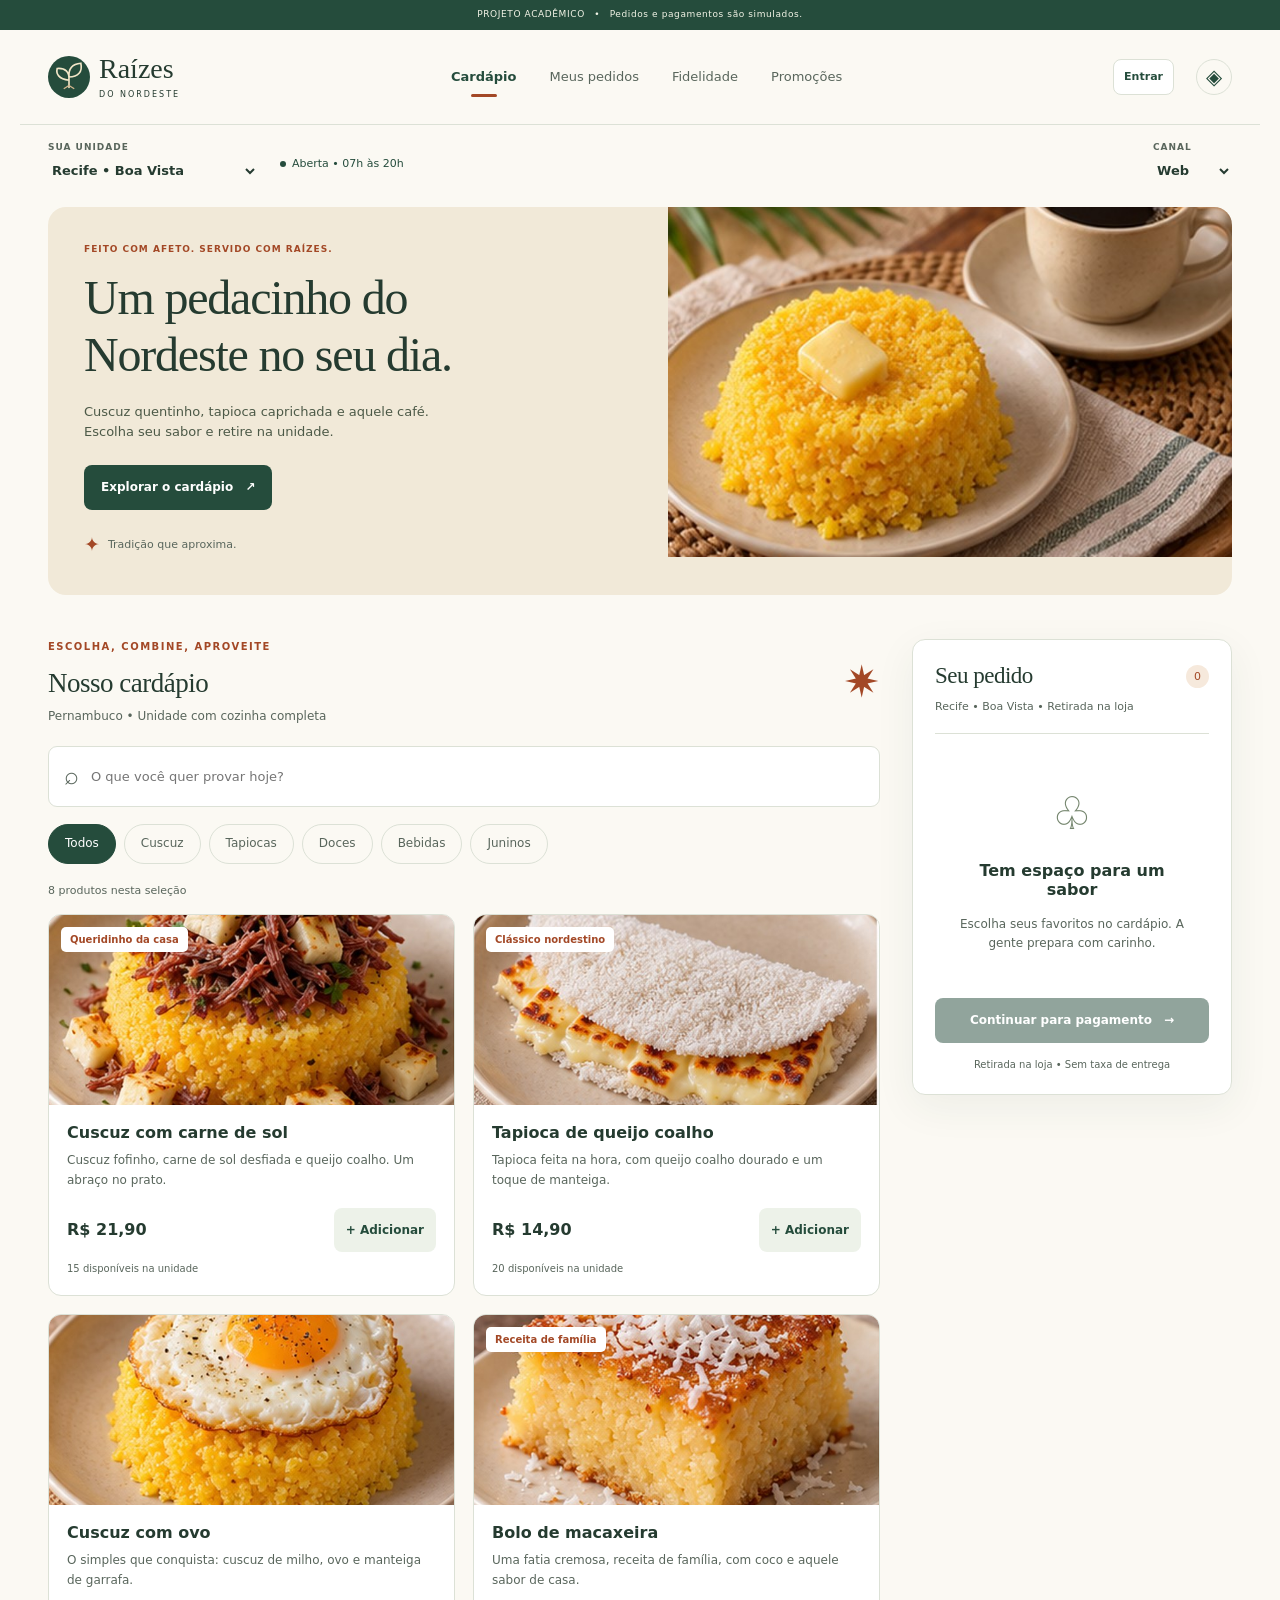
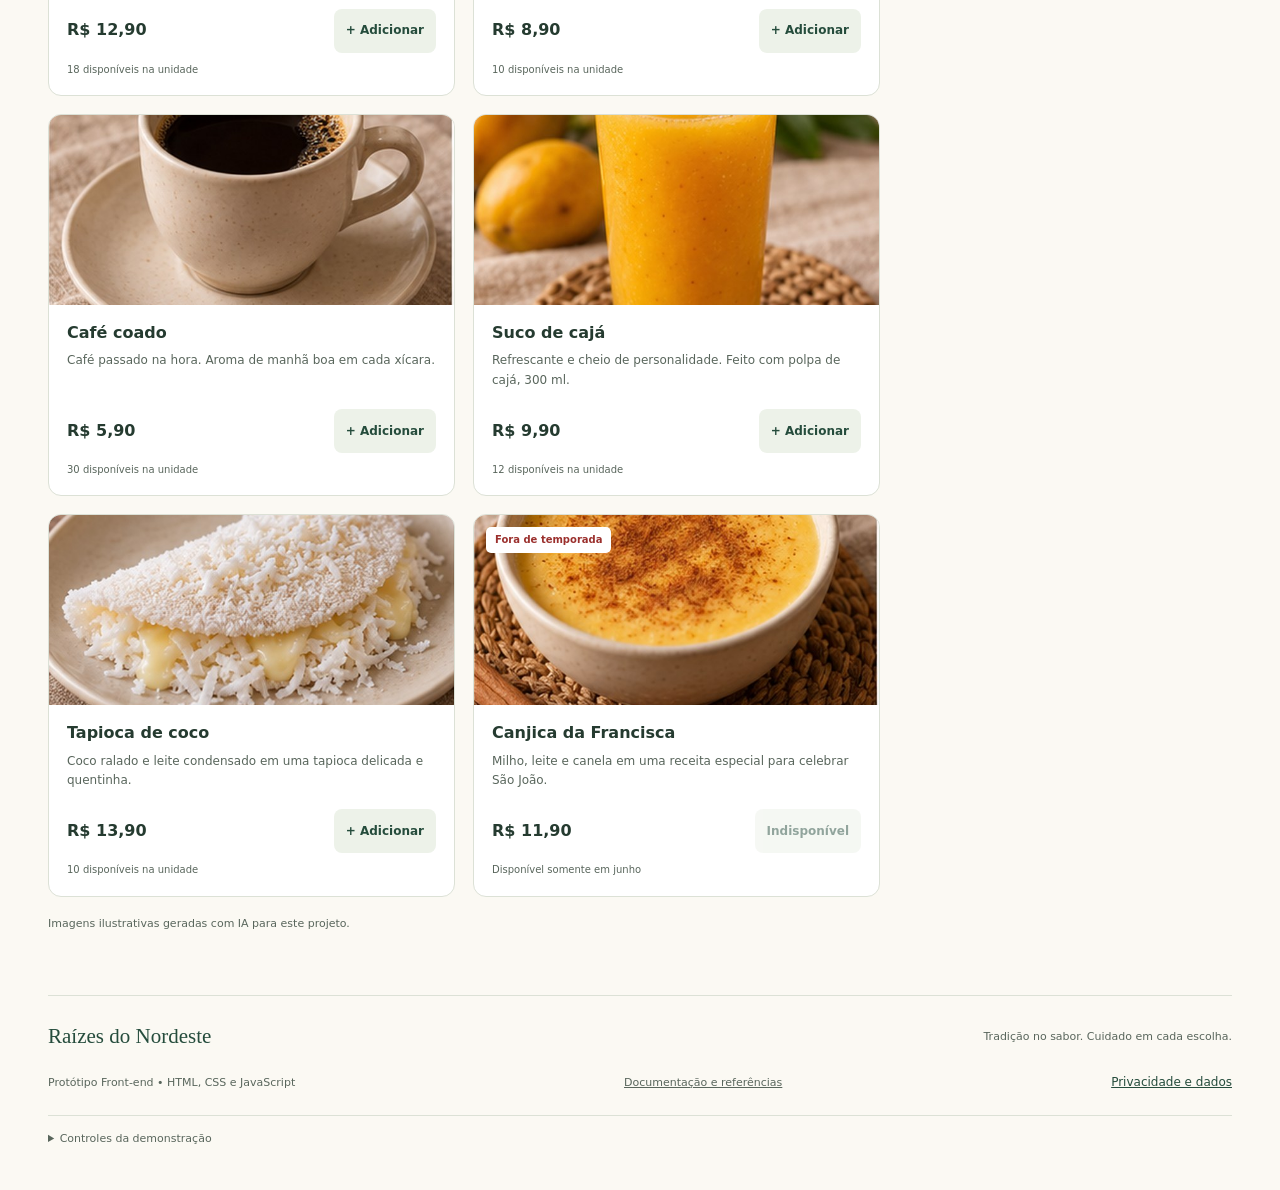
<file: index.html>
<!DOCTYPE html>
<html lang="pt-BR">
<head>
  <meta charset="UTF-8">
  <meta name="viewport" content="width=device-width, initial-scale=1.0">
  <meta name="theme-color" content="#254c3c">
  <meta name="description" content="Protótipo acadêmico de pedidos da rede Raízes do Nordeste.">
  <title>Raízes do Nordeste • Seu próximo sabor</title>
  <link rel="icon" href="assets/marca.svg" type="image/svg+xml">
  <link rel="stylesheet" href="css/styles.css">
  <!-- Scripts que permitem abrir o projeto diretamente, sem compilação. -->
  <script defer src="js/data.js"></script>
  <script defer src="js/core.js"></script>
  <script defer src="js/auth.js"></script>
  <script defer src="js/app.js"></script>
</head>
<body>
  <a class="skip-link" href="#main">Pular para o conteúdo</a>
  <div class="demo-strip">PROJETO ACADÊMICO <span>•</span> Pedidos e pagamentos são simulados.</div>
  <header class="header">
    <a class="brand" href="#cardapio" aria-label="Raízes do Nordeste, início"><img src="assets/marca.svg" alt="" width="44" height="44"><span>Raízes<span class="brand-small">DO NORDESTE</span></span></a>
    <nav class="navigation" aria-label="Navegação principal">
      <button class="nav-button active" data-view="cardapio" aria-current="page">Cardápio</button>
      <button class="nav-button" data-view="pedidos">Meus pedidos <span id="order-count" class="nav-count" hidden>0</span></button>
      <button class="nav-button" data-view="fidelidade">Fidelidade</button>
      <button class="nav-button" data-view="promocoes">Promoções</button>
    </nav>
    <button id="account-button" class="button secondary account-button" data-view="conta">Entrar</button>
    <button id="privacy-open" class="icon-button" aria-label="Abrir preferências de privacidade" title="Privacidade">◈</button>
  </header>
  <div class="context-bar">
    <label class="unit-control"><span class="small-label">SUA UNIDADE</span><select id="unit-select" aria-label="Unidade do pedido"></select></label>
    <span id="unit-status" class="availability"></span>
    <label class="channel-control"><span class="small-label">CANAL</span><select id="channel-select" aria-label="Canal de atendimento"><option value="web">Web</option><option value="app">App</option><option value="totem">Totem</option><option value="balcao">Balcão</option></select></label>
  </div>

  <main id="main" tabindex="-1">
    <section id="view-cardapio" class="view" aria-labelledby="menu-title">
      <div class="hero">
        <div class="hero-copy"><span class="eyebrow">FEITO COM AFETO. SERVIDO COM RAÍZES.</span><h1 id="menu-title">Um pedacinho do<br>Nordeste no seu dia.</h1><p>Cuscuz quentinho, tapioca caprichada e aquele café.<br class="desktop-break"> Escolha seu sabor e retire na unidade.</p><a class="button primary" href="#menu-section">Explorar o cardápio <span aria-hidden="true">↗</span></a><div class="hero-foot"><span aria-hidden="true">✦</span> Tradição que aproxima.</div></div>
        <img class="hero-art food-photo photo-hero" src="images/cuscuz-cafe.jpg" alt="Cuscuz com café, imagem ilustrativa gerada com IA" width="640" height="640" fetchpriority="high" decoding="async">
      </div>
      <div class="menu-layout" id="menu-section">
        <div class="menu-main">
          <div class="section-heading"><div><span class="eyebrow">ESCOLHA, COMBINE, APROVEITE</span><h2>Nosso cardápio</h2><p id="menu-subtitle"></p></div><span class="mini-mark" aria-hidden="true">✷</span></div>
          <label class="search-box"><span aria-hidden="true">⌕</span><input id="search" type="search" placeholder="O que você quer provar hoje?" maxlength="80" aria-label="Buscar produto no cardápio"></label>
          <div id="categories" class="categories" aria-label="Filtrar por categoria"></div>
          <p id="menu-results" class="result-label" aria-live="polite"></p>
          <div id="products" class="product-grid"></div>
          <p class="image-note">Imagens ilustrativas geradas com IA para este projeto.</p>
        </div>
        <aside id="cart-panel" class="cart-panel" aria-labelledby="cart-title">
          <div class="cart-heading"><h2 id="cart-title">Seu pedido</h2><span id="cart-count" class="count-badge">0</span></div>
          <p id="cart-unit" class="muted"></p>
          <div id="cart-items"></div>
          <form id="coupon-form" class="coupon-form"><label for="coupon-code">Cupom de desconto</label><div><input id="coupon-code" maxlength="24" placeholder="Ex.: RAIZES10" autocomplete="off"><button class="button secondary" type="submit">Aplicar</button></div><p id="coupon-feedback" role="status" class="small"></p><button id="coupon-remove" type="button" class="text-button" hidden>Remover cupom</button></form>
          <div id="cart-totals"></div>
          <button id="checkout-open" class="button primary full" disabled>Continuar para pagamento <span aria-hidden="true">→</span></button>
          <p class="cart-foot">Retirada na loja • Sem taxa de entrega</p>
        </aside>
      </div>
    </section>

    <section id="view-pedidos" class="view" hidden aria-labelledby="orders-title"><div class="page-heading"><span class="eyebrow">DA NOSSA COZINHA PARA VOCÊ</span><h1 id="orders-title">Meus pedidos</h1><p>Veja seu número de retirada e acompanhe a preparação simulada.</p></div><div id="orders-list" class="orders-list"></div></section>
    <section id="view-fidelidade" class="view" hidden aria-labelledby="loyalty-title"><div class="page-heading"><span class="eyebrow">BOM VOLTAR. MELHOR AINDA ACUMULAR.</span><h1 id="loyalty-title">Clube Raízes</h1><p>Um carinho a mais em cada visita.</p></div><div class="loyalty-layout"><div class="loyalty-card"><span class="eyebrow">SEU SALDO DEMONSTRATIVO</span><div class="points-display"><span id="points">0</span><span>pontos</span></div><p>A cada R$ 1 pago, você ganha 1 ponto.<br>Junte 100 pontos e troque por R$ 5 de desconto.</p><span class="loyalty-decoration" aria-hidden="true">✳</span></div><div class="surface loyalty-info"><h2>Um clube no seu ritmo</h2><p>A participação é opcional. Você pode fazer pedidos sem aderir ao programa.</p><label class="check-row"><input id="loyalty-consent" type="checkbox"><span>Quero participar do Clube Raízes e autorizo o uso do meu histórico de consumo nesta demonstração para contabilizar pontos.</span></label><p id="loyalty-status" class="muted"></p><button id="loyalty-revoke" class="button secondary">Revogar adesão e apagar pontos</button><p class="small">Regras propostas para o protótipo. Nenhum CPF, idade ou contato é solicitado. Não há campanhas reais ou envio de mensagens.</p></div></div></section>
    <section id="view-promocoes" class="view" hidden aria-labelledby="campaign-title"><div class="page-heading"><span class="eyebrow">SABORES COM BENEFÍCIOS</span><h1 id="campaign-title">Promoções e campanhas</h1><p>As ofertas públicas estão disponíveis mesmo sem consentimento para personalização.</p></div><div class="campaign-layout"><article class="surface campaign-card"><span class="eyebrow">CAMPANHA DEMONSTRATIVA</span><h2>10% para saborear mais</h2><p>Use <strong>RAIZES10</strong> em pedidos a partir de R$ 30. Desconto máximo de R$ 10, nas unidades Recife e João Pessoa.</p><p class="small">Validade de 01/01/2026 a 31/12/2026. Não cumulativo com o resgate de pontos. Estoque e horário da unidade continuam valendo.</p><button id="campaign-apply" class="button primary">Aplicar ao meu pedido</button></article><div class="surface"><h2>Recomendações opcionais</h2><label class="check-row"><input id="marketing-consent" type="checkbox"><span>Autorizo usar meu histórico de pedidos desta sessão para exibir sugestões de campanhas aqui na tela.</span></label><p id="marketing-status" class="muted"></p><div id="campaign-recommendation"></div><p class="small">Não enviamos e-mails, mensagens ou dados a terceiros. A escolha pode ser desmarcada a qualquer momento.</p></div></div></section>
    <section id="view-conta" class="view" hidden aria-labelledby="account-title"><div class="page-heading"><span class="eyebrow">SEU ESPAÇO NA RAÍZES</span><h1 id="account-title">Conta demonstrativa</h1><p>Use apenas dados fictícios. O cadastro e o acesso simulam as telas de uma integração com um serviço de identidade.</p></div><div id="account-session" class="surface" hidden></div><div id="account-forms" class="account-layout"><form id="login-form" class="surface" novalidate><h2>Entrar</h2><p class="small">Conta de teste: cliente@exemplo.test<br>Senha pública: 123456</p><label class="field">E-mail fictício<input name="email" type="email" placeholder="cliente@exemplo.test" autocomplete="off" maxlength="80" required></label><label class="field">Senha de demonstração<input name="code" type="password" placeholder="123456" autocomplete="off" maxlength="6" inputmode="numeric" required></label><p id="login-feedback" class="feedback" role="alert"></p><button class="button primary" type="submit">Entrar na demonstração</button></form><form id="register-form" class="surface" novalidate><h2>Criar conta de teste</h2><label class="field">Apelido fictício<input name="alias" maxlength="40" placeholder="Ex.: Visitante" autocomplete="off" required></label><label class="field">E-mail fictício<input name="email" type="email" placeholder="visitante@exemplo.test" maxlength="80" autocomplete="off" required></label><label class="field">Senha pública da demonstração<input name="code" type="password" placeholder="Use 123456" maxlength="6" autocomplete="off" required></label><p class="small">A conta existe só na memória desta página e desaparece ao recarregar. Não use nome, e-mail ou senha reais. Você também pode comprar como visitante.</p><p id="register-feedback" class="feedback" role="alert"></p><button class="button primary" type="submit">Cadastrar e entrar</button></form></div></section>
  </main>

  <footer class="footer"><div class="footer-top"><span class="footer-brand">Raízes do Nordeste</span><span>Tradição no sabor. Cuidado em cada escolha.</span></div><div class="footer-bottom"><span>Protótipo Front-end • HTML, CSS e JavaScript</span><a href="docs/index.html">Documentação e referências</a><button id="privacy-footer" class="text-button">Privacidade e dados</button></div>
    <!-- Ferramentas separadas da jornada do cliente, para apresentar casos negativos. -->
    <details class="demo-tools"><summary>Controles da demonstração</summary><div class="demo-controls"><label class="check-row"><input id="june-toggle" type="checkbox"><span>Simular temporada junina</span></label><button id="reset-demo" class="button secondary">Reiniciar demonstração</button><p>Em outubro, os produtos juninos ficam fora de temporada. A unidade Salvador está fechada no cenário fictício. Os estoques são locais a este navegador.</p><div id="audit-log"></div></div></details>
  </footer>
  <button id="mobile-cart" class="mobile-cart" hidden>Ver pedido <span id="mobile-cart-count">0 itens</span><b id="mobile-cart-total">R$ 0,00</b></button>
  <div id="toast" class="toast" role="status" aria-live="polite" hidden></div>
  <noscript><p class="surface">Ative o JavaScript para utilizar o cardápio, o carrinho e o pagamento simulado.</p></noscript>

  <!-- Diálogos nativos oferecem foco contido, fechamento por Escape e semântica acessível. -->
  <dialog id="product-dialog" aria-labelledby="product-dialog-title"><button class="dialog-close" data-close="product-dialog" aria-label="Fechar detalhes do produto">×</button><form id="product-form"><div id="product-detail"></div><div class="dialog-actions"><button type="button" class="button secondary" data-close="product-dialog">Voltar</button><button id="product-add" type="submit" class="button primary">Adicionar ao pedido</button></div></form></dialog>
  <dialog id="checkout-dialog" aria-labelledby="checkout-title"><button class="dialog-close" data-close="checkout-dialog" aria-label="Fechar pagamento">×</button><span class="eyebrow">FALTA SÓ UM PASSO</span><h2 id="checkout-title">Finalizar pedido</h2><p class="muted">Pagamento de demonstração. Nenhuma cobrança será feita.</p><form id="checkout-form"><div id="checkout-summary" class="checkout-summary"></div><label class="field">Como deseja receber?<select id="fulfillment"><option value="pickup">Retirada rápida na unidade</option><option value="local">Consumir na unidade</option></select></label><fieldset class="payment-methods"><legend>Forma de pagamento</legend><label><input type="radio" name="payment" value="pix" checked> Pix</label><label><input type="radio" name="payment" value="card"> Cartão via serviço externo</label></fieldset><p class="small">O provedor externo é simulado. Não digite dados de cartão ou informações pessoais.</p><label class="field">Resultado do provedor (para testes)<select id="gateway-result"><option value="approved">Aprovado</option><option value="declined">Recusado</option><option value="timeout">Falha de comunicação</option></select></label><p id="payment-feedback" class="feedback" role="status" aria-live="polite"></p><button id="pay-button" class="button primary full" type="submit">Confirmar pagamento simulado</button></form></dialog>
  <dialog id="privacy-dialog" aria-labelledby="privacy-title"><button class="dialog-close" data-close="privacy-dialog" aria-label="Fechar privacidade">×</button><span class="eyebrow">SUAS ESCOLHAS IMPORTAM</span><h2 id="privacy-title">Privacidade e dados</h2><p>Você pode comprar como visitante. O cadastro demonstrativo aceita somente dados fictícios e existe apenas na memória desta página. Os pedidos e os pontos ficam apenas nesta sessão, a menos que você escolha salvar neste navegador.</p><label class="check-row"><input id="storage-consent" type="checkbox"><span>Autorizo salvar carrinho, preferências, pedidos demonstrativos e saldo de pontos neste navegador para continuar depois.</span></label><p class="small">As observações dos produtos não são salvas. Não usamos cookies, rastreadores ou serviços externos. As autorizações de fidelidade e recomendações de campanhas são separadas e podem ser revogadas nas respectivas abas.</p><p id="storage-status" class="muted"></p><div class="dialog-actions"><button id="erase-data" type="button" class="button danger">Apagar meus dados locais</button><button type="button" class="button primary" data-close="privacy-dialog">Concluir</button></div></dialog>
  <dialog id="unit-dialog" aria-labelledby="unit-dialog-title"><h2 id="unit-dialog-title">Trocar de unidade?</h2><p>Os produtos e estoques variam por unidade. O carrinho atual será esvaziado para iniciar o pedido na nova loja.</p><div class="dialog-actions"><button id="unit-cancel" class="button secondary">Manter unidade</button><button id="unit-confirm" class="button primary">Trocar e limpar carrinho</button></div></dialog>
  <dialog id="reset-dialog" aria-labelledby="reset-title"><h2 id="reset-title">Reiniciar demonstração?</h2><p>Isso apaga os pedidos, pontos e preferências deste protótipo e restaura o estoque fictício.</p><div class="dialog-actions"><button class="button secondary" data-close="reset-dialog">Voltar</button><button id="reset-confirm" class="button danger">Apagar e reiniciar</button></div></dialog>
</body>
</html>
</file>
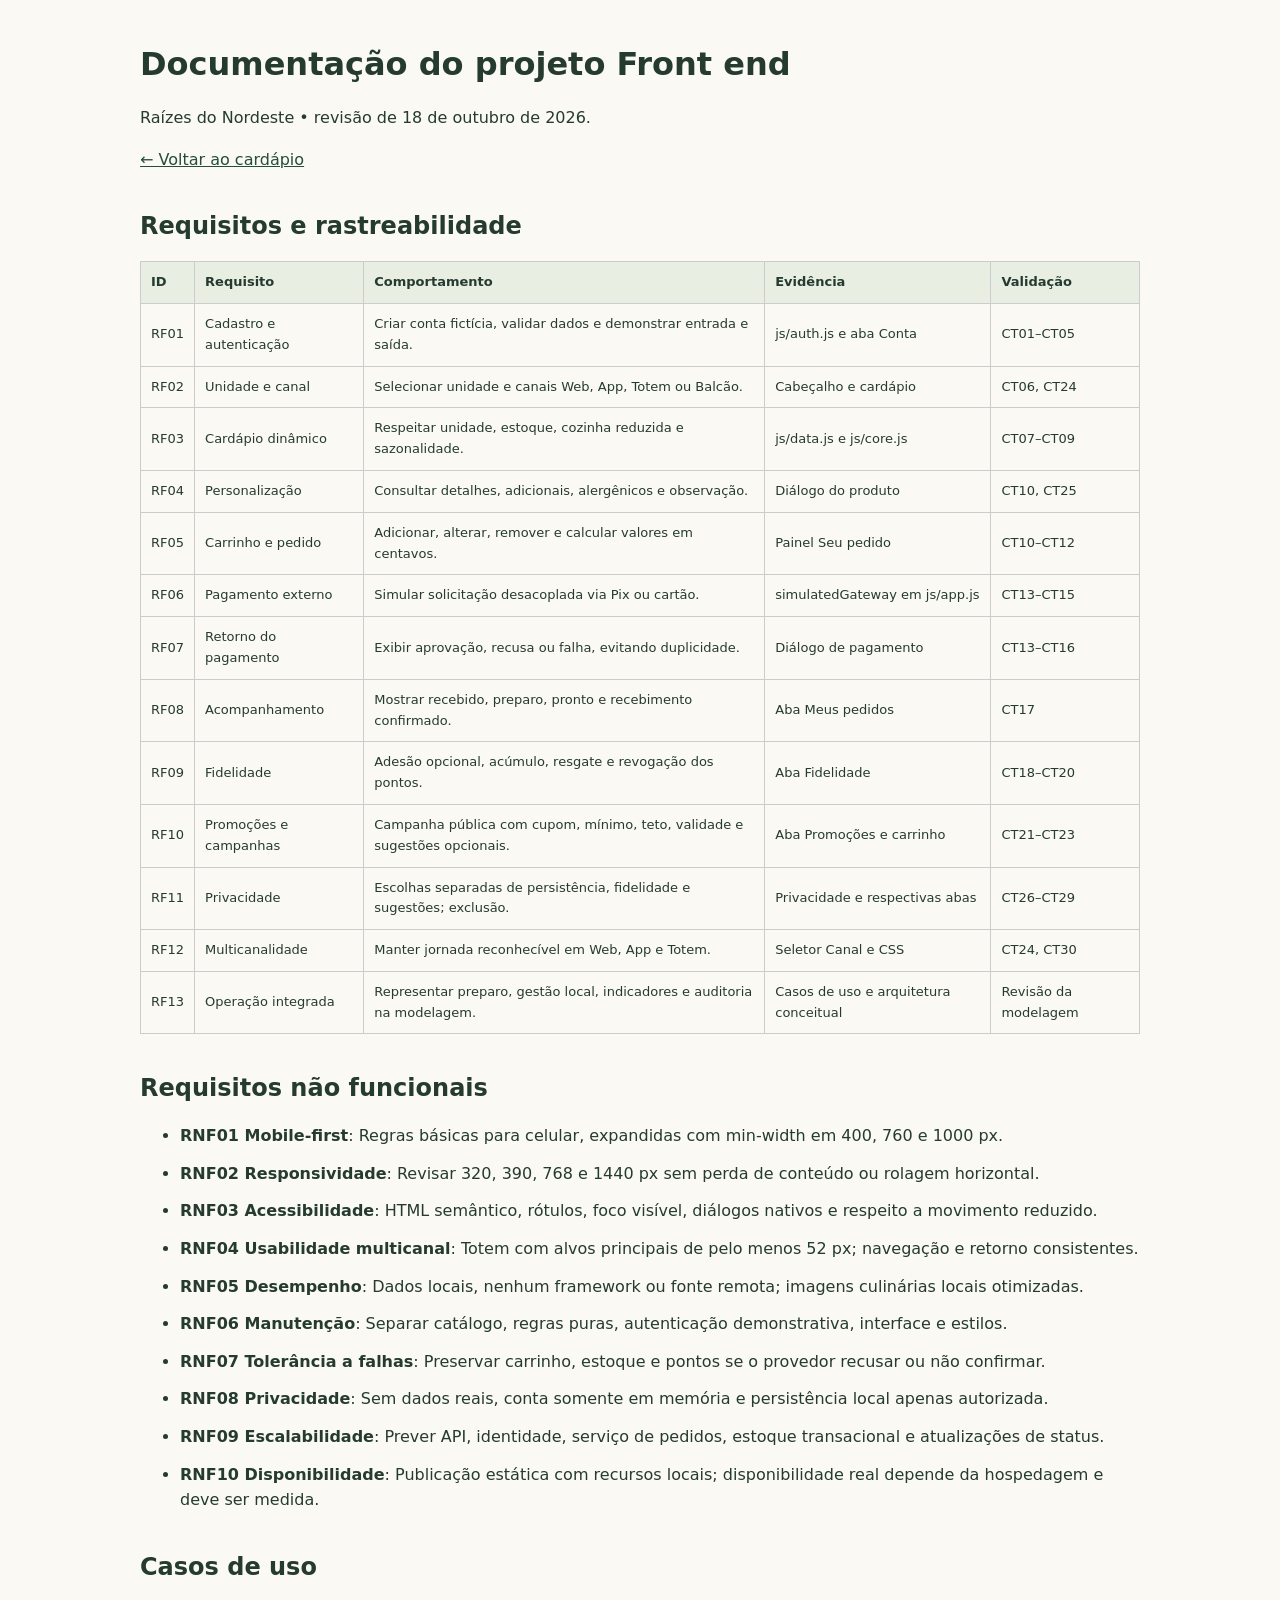
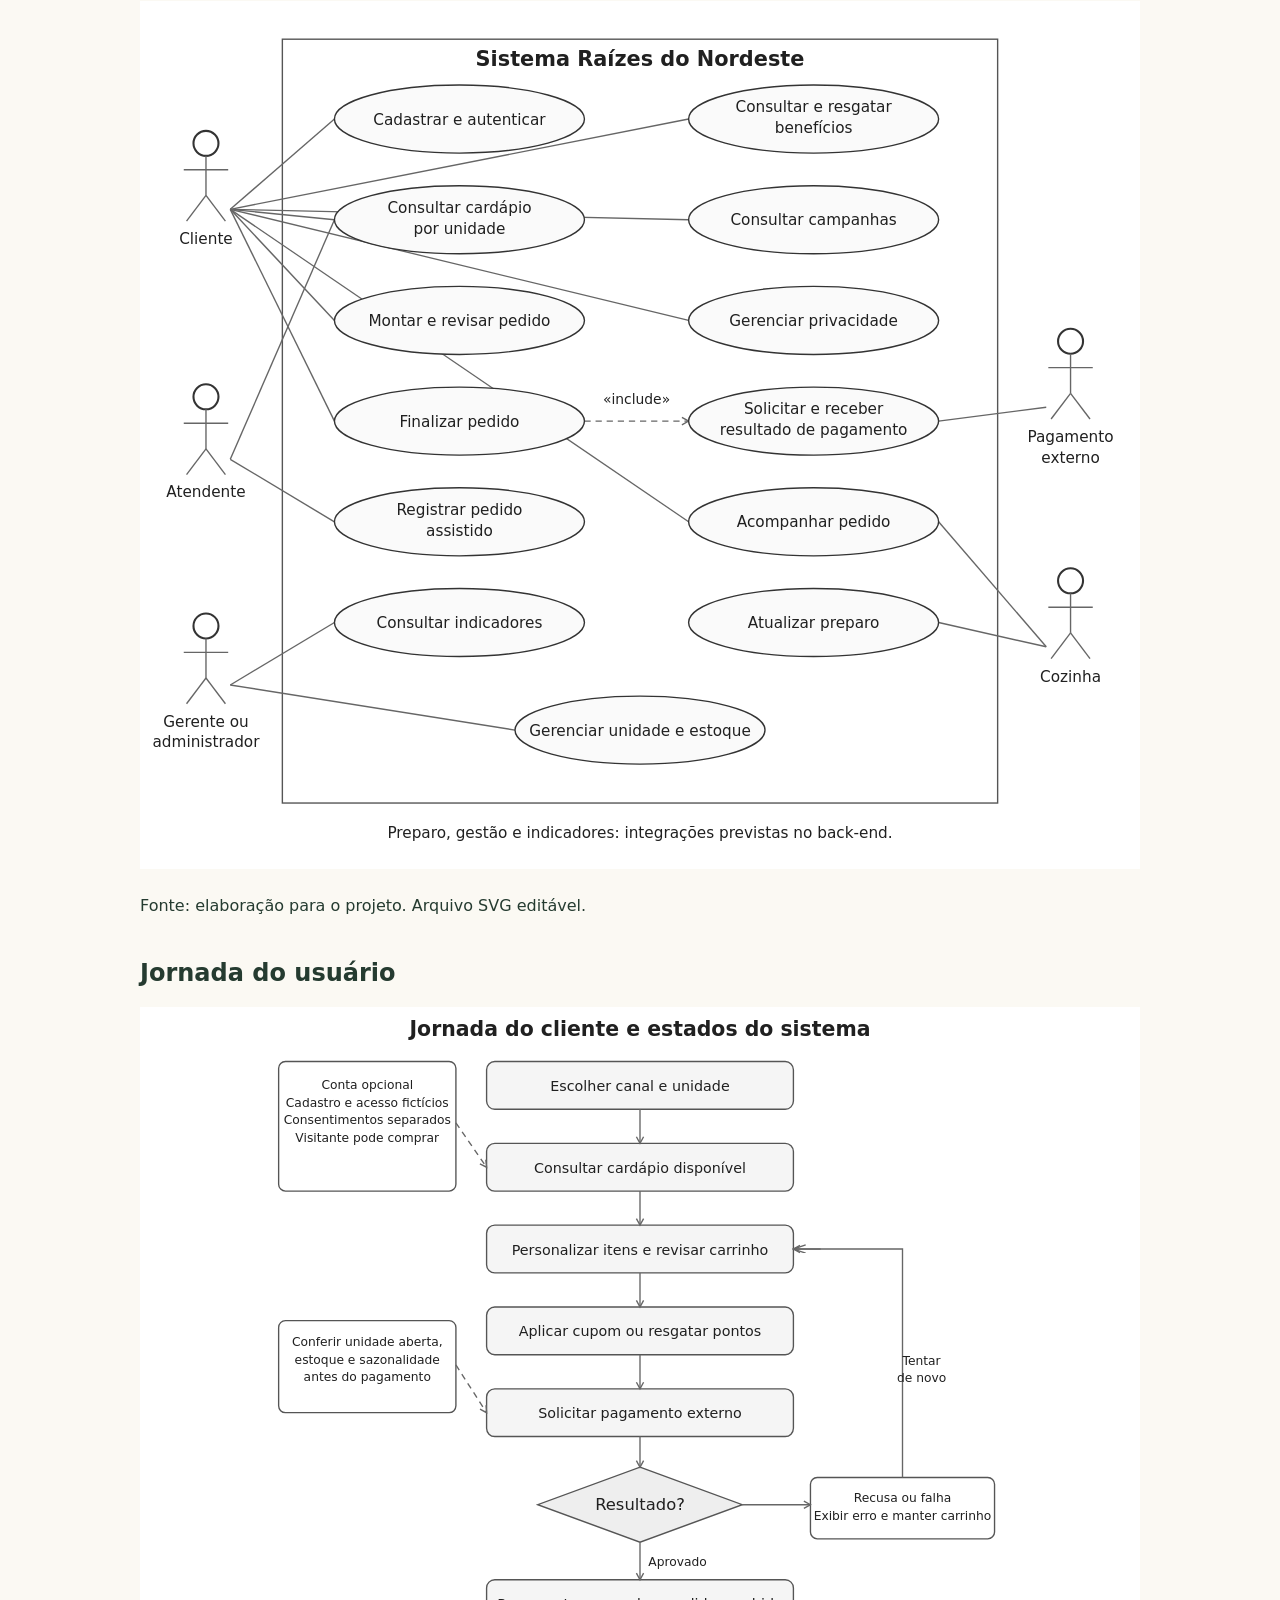
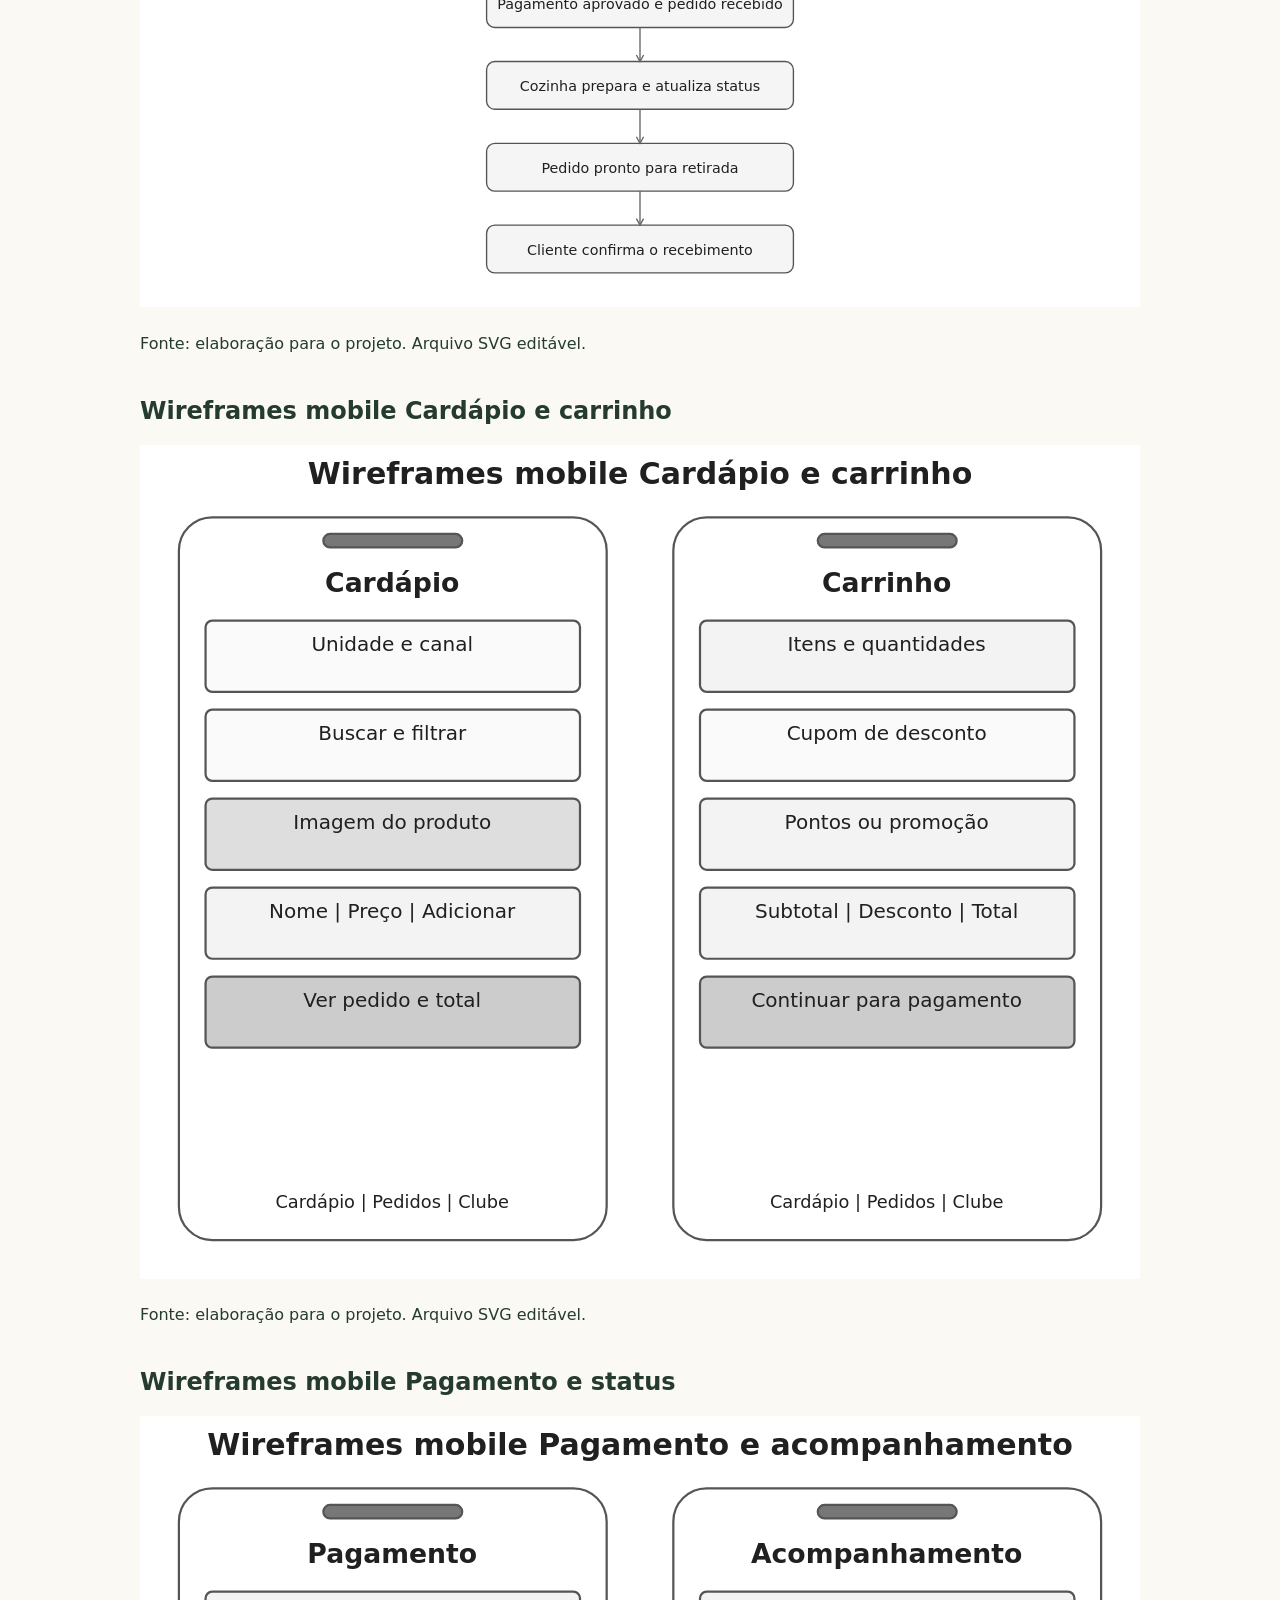
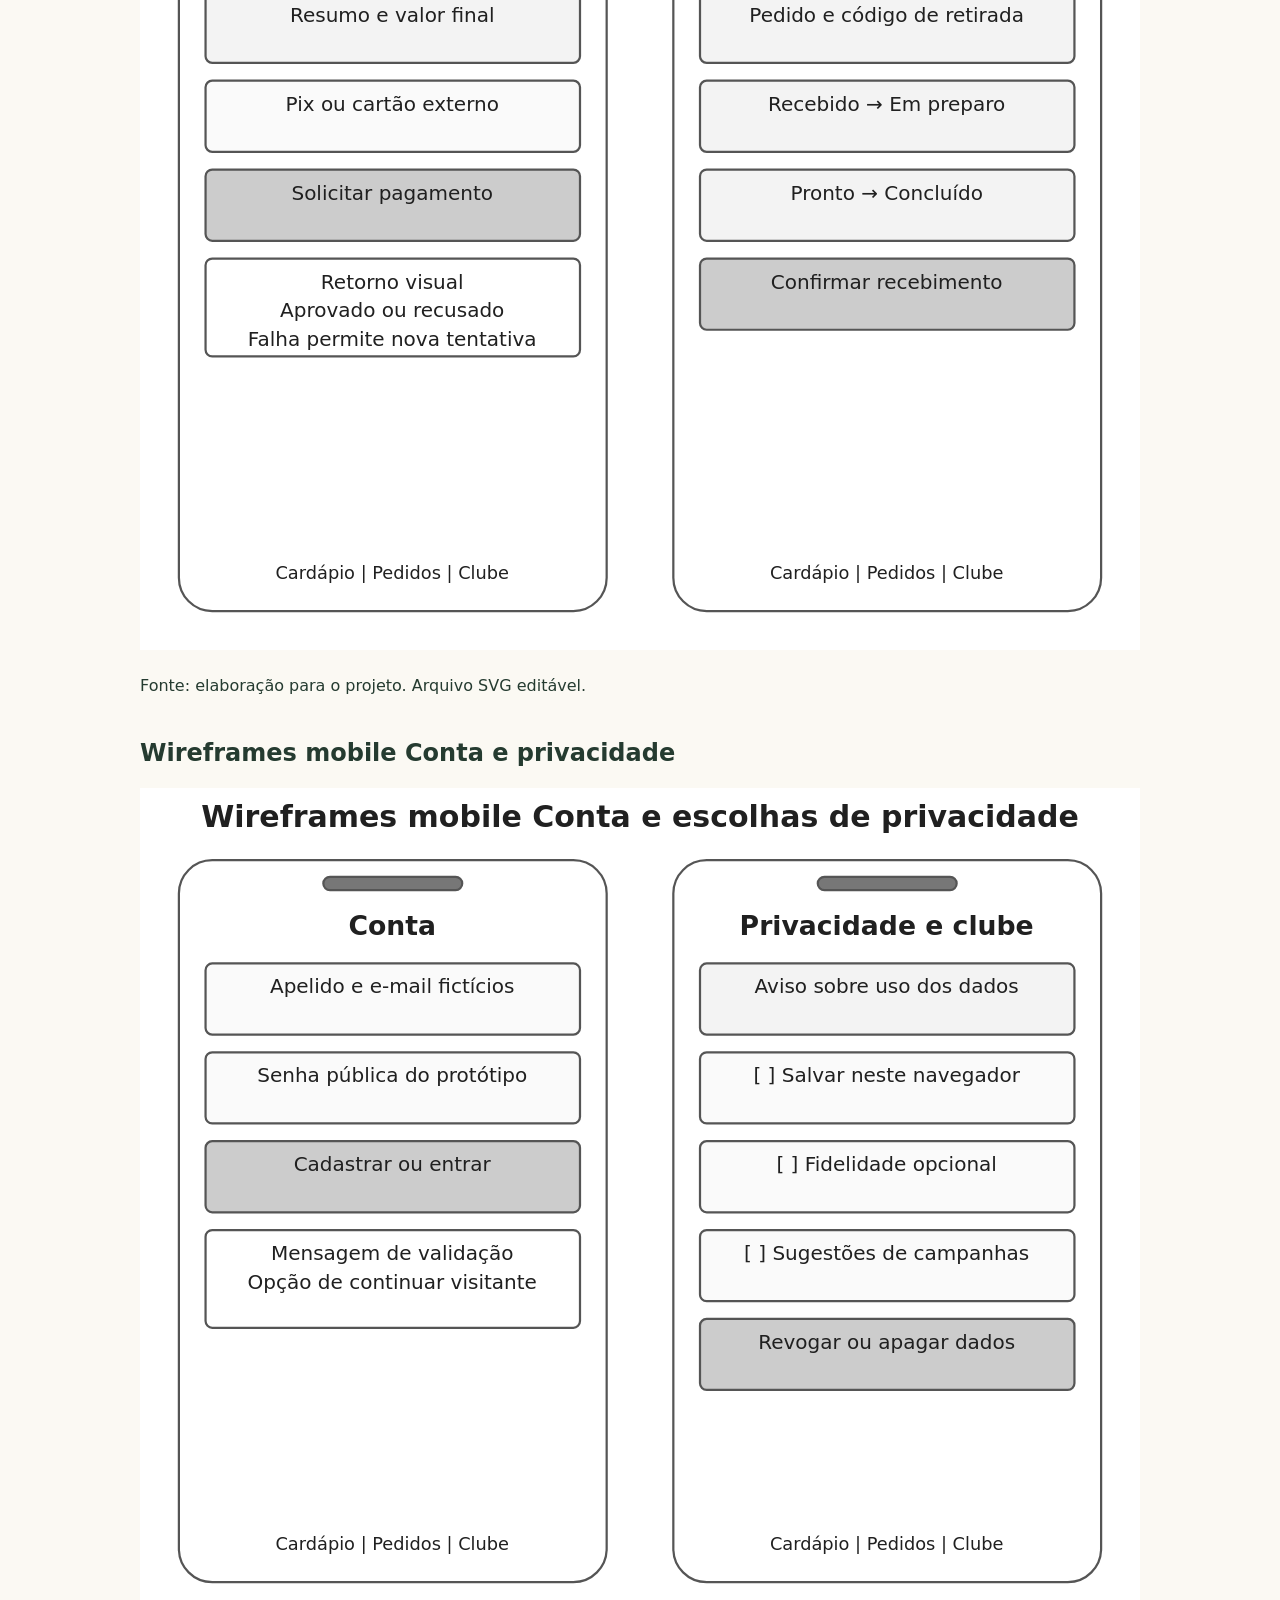
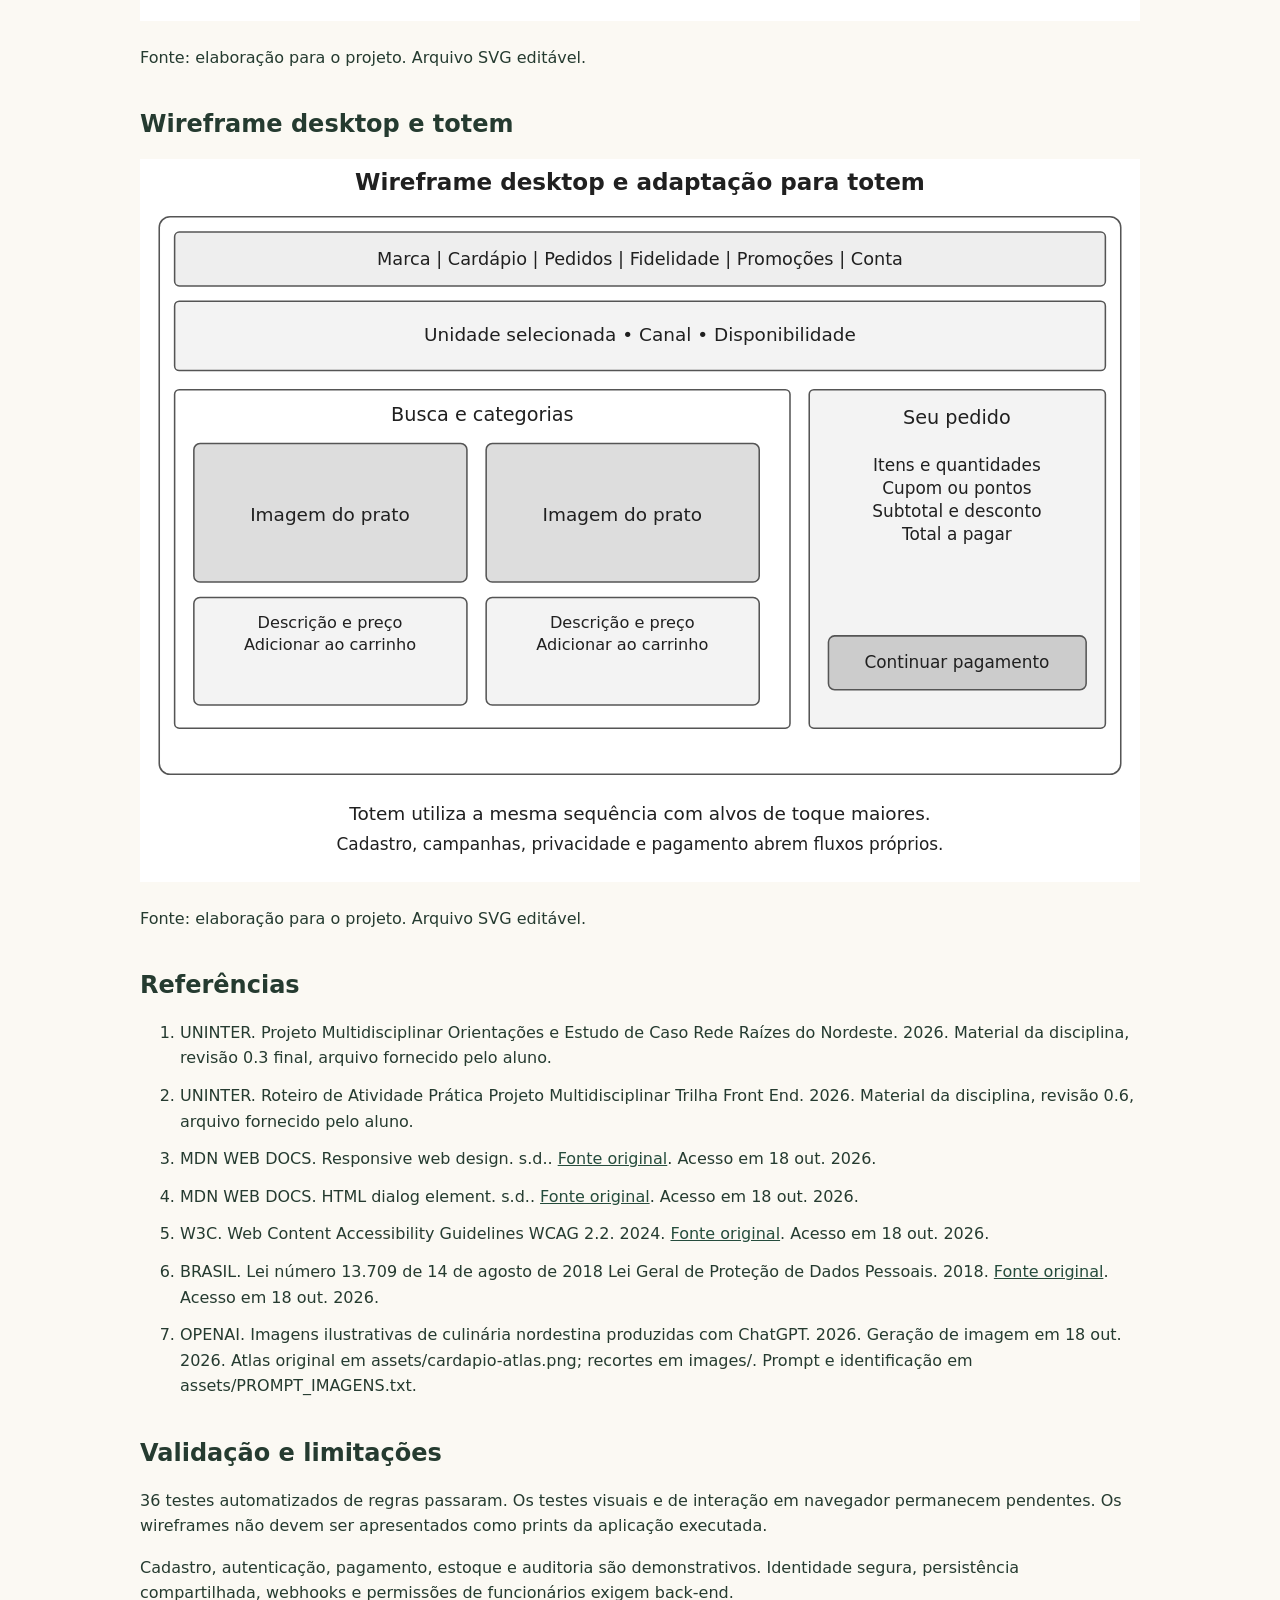
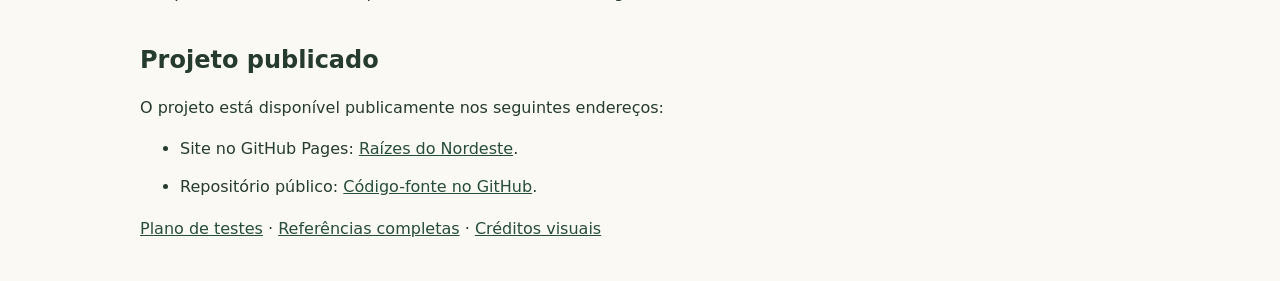
<file: docs/index.html>
<!doctype html><html lang="pt-BR"><meta charset="utf-8"><meta name="viewport" content="width=device-width, initial-scale=1"><title>Documentação Raízes do Nordeste</title><style>body{max-width:1000px;margin:auto;padding:24px;color:#253b30;background:#fbf9f3;font:16px/1.6 system-ui}h1,h2{line-height:1.2}h2{margin-top:40px}a{color:#254c3c}img{width:100%;max-height:900px;object-fit:contain;background:white}table{border-collapse:collapse;font-size:13px;width:100%}td,th{border:1px solid #ccc;padding:10px;text-align:left}th{background:#e8eee2}.overflow{overflow:auto}li{margin:12px 0}</style><h1>Documentação do projeto Front end</h1><p>Raízes do Nordeste • revisão de 18 de outubro de 2026.</p><p><a href="../index.html">← Voltar ao cardápio</a></p><h2>Requisitos e rastreabilidade</h2><div class="overflow"><table><tr><th>ID</th><th>Requisito</th><th>Comportamento</th><th>Evidência</th><th>Validação</th></tr><tr><td>RF01</td><td>Cadastro e autenticação</td><td>Criar conta fictícia, validar dados e demonstrar entrada e saída.</td><td>js/auth.js e aba Conta</td><td>CT01–CT05</td></tr><tr><td>RF02</td><td>Unidade e canal</td><td>Selecionar unidade e canais Web, App, Totem ou Balcão.</td><td>Cabeçalho e cardápio</td><td>CT06, CT24</td></tr><tr><td>RF03</td><td>Cardápio dinâmico</td><td>Respeitar unidade, estoque, cozinha reduzida e sazonalidade.</td><td>js/data.js e js/core.js</td><td>CT07–CT09</td></tr><tr><td>RF04</td><td>Personalização</td><td>Consultar detalhes, adicionais, alergênicos e observação.</td><td>Diálogo do produto</td><td>CT10, CT25</td></tr><tr><td>RF05</td><td>Carrinho e pedido</td><td>Adicionar, alterar, remover e calcular valores em centavos.</td><td>Painel Seu pedido</td><td>CT10–CT12</td></tr><tr><td>RF06</td><td>Pagamento externo</td><td>Simular solicitação desacoplada via Pix ou cartão.</td><td>simulatedGateway em js/app.js</td><td>CT13–CT15</td></tr><tr><td>RF07</td><td>Retorno do pagamento</td><td>Exibir aprovação, recusa ou falha, evitando duplicidade.</td><td>Diálogo de pagamento</td><td>CT13–CT16</td></tr><tr><td>RF08</td><td>Acompanhamento</td><td>Mostrar recebido, preparo, pronto e recebimento confirmado.</td><td>Aba Meus pedidos</td><td>CT17</td></tr><tr><td>RF09</td><td>Fidelidade</td><td>Adesão opcional, acúmulo, resgate e revogação dos pontos.</td><td>Aba Fidelidade</td><td>CT18–CT20</td></tr><tr><td>RF10</td><td>Promoções e campanhas</td><td>Campanha pública com cupom, mínimo, teto, validade e sugestões opcionais.</td><td>Aba Promoções e carrinho</td><td>CT21–CT23</td></tr><tr><td>RF11</td><td>Privacidade</td><td>Escolhas separadas de persistência, fidelidade e sugestões; exclusão.</td><td>Privacidade e respectivas abas</td><td>CT26–CT29</td></tr><tr><td>RF12</td><td>Multicanalidade</td><td>Manter jornada reconhecível em Web, App e Totem.</td><td>Seletor Canal e CSS</td><td>CT24, CT30</td></tr><tr><td>RF13</td><td>Operação integrada</td><td>Representar preparo, gestão local, indicadores e auditoria na modelagem.</td><td>Casos de uso e arquitetura conceitual</td><td>Revisão da modelagem</td></tr></table></div><h2>Requisitos não funcionais</h2><ul><li><b>RNF01 Mobile-first</b>: Regras básicas para celular, expandidas com min-width em 400, 760 e 1000 px.</li><li><b>RNF02 Responsividade</b>: Revisar 320, 390, 768 e 1440 px sem perda de conteúdo ou rolagem horizontal.</li><li><b>RNF03 Acessibilidade</b>: HTML semântico, rótulos, foco visível, diálogos nativos e respeito a movimento reduzido.</li><li><b>RNF04 Usabilidade multicanal</b>: Totem com alvos principais de pelo menos 52 px; navegação e retorno consistentes.</li><li><b>RNF05 Desempenho</b>: Dados locais, nenhum framework ou fonte remota; imagens culinárias locais otimizadas.</li><li><b>RNF06 Manutenção</b>: Separar catálogo, regras puras, autenticação demonstrativa, interface e estilos.</li><li><b>RNF07 Tolerância a falhas</b>: Preservar carrinho, estoque e pontos se o provedor recusar ou não confirmar.</li><li><b>RNF08 Privacidade</b>: Sem dados reais, conta somente em memória e persistência local apenas autorizada.</li><li><b>RNF09 Escalabilidade</b>: Prever API, identidade, serviço de pedidos, estoque transacional e atualizações de status.</li><li><b>RNF10 Disponibilidade</b>: Publicação estática com recursos locais; disponibilidade real depende da hospedagem e deve ser medida.</li></ul><h2>Casos de uso</h2><img src="figuras/casos-de-uso.svg" alt="Casos de uso"><p>Fonte: elaboração para o projeto. Arquivo SVG editável.</p><h2>Jornada do usuário</h2><img src="figuras/jornada.svg" alt="Jornada do usuário"><p>Fonte: elaboração para o projeto. Arquivo SVG editável.</p><h2>Wireframes mobile Cardápio e carrinho</h2><img src="figuras/wireframe-menu-carrinho.svg" alt="Wireframes mobile Cardápio e carrinho"><p>Fonte: elaboração para o projeto. Arquivo SVG editável.</p><h2>Wireframes mobile Pagamento e status</h2><img src="figuras/wireframe-pagamento-status.svg" alt="Wireframes mobile Pagamento e status"><p>Fonte: elaboração para o projeto. Arquivo SVG editável.</p><h2>Wireframes mobile Conta e privacidade</h2><img src="figuras/wireframe-conta-privacidade.svg" alt="Wireframes mobile Conta e privacidade"><p>Fonte: elaboração para o projeto. Arquivo SVG editável.</p><h2>Wireframe desktop e totem</h2><img src="figuras/wireframe-desktop.svg" alt="Wireframe desktop e totem"><p>Fonte: elaboração para o projeto. Arquivo SVG editável.</p><h2>Referências</h2><ol><li>UNINTER. Projeto Multidisciplinar Orientações e Estudo de Caso Rede Raízes do Nordeste. 2026. Material da disciplina, revisão 0.3 final, arquivo fornecido pelo aluno.</li><li>UNINTER. Roteiro de Atividade Prática Projeto Multidisciplinar Trilha Front End. 2026. Material da disciplina, revisão 0.6, arquivo fornecido pelo aluno.</li><li>MDN WEB DOCS. Responsive web design. s.d.. <a href="https://developer.mozilla.org/en-US/docs/Learn_web_development/Core/CSS_layout/Responsive_Design" rel="noreferrer">Fonte original</a>. Acesso em 18 out. 2026.</li><li>MDN WEB DOCS. HTML dialog element. s.d.. <a href="https://developer.mozilla.org/en-US/docs/Web/HTML/Reference/Elements/dialog" rel="noreferrer">Fonte original</a>. Acesso em 18 out. 2026.</li><li>W3C. Web Content Accessibility Guidelines WCAG 2.2. 2024. <a href="https://www.w3.org/TR/WCAG22/" rel="noreferrer">Fonte original</a>. Acesso em 18 out. 2026.</li><li>BRASIL. Lei número 13.709 de 14 de agosto de 2018 Lei Geral de Proteção de Dados Pessoais. 2018. <a href="https://www.planalto.gov.br/ccivil_03/_ato2015-2018/2018/lei/l13709compilado.htm" rel="noreferrer">Fonte original</a>. Acesso em 18 out. 2026.</li><li>OPENAI. Imagens ilustrativas de culinária nordestina produzidas com ChatGPT. 2026. Geração de imagem em 18 out. 2026. Atlas original em assets/cardapio-atlas.png; recortes em images/. Prompt e identificação em assets/PROMPT_IMAGENS.txt.</li></ol><h2>Validação e limitações</h2><p>36 testes automatizados de regras passaram. Os testes visuais e de interação em navegador permanecem pendentes. Os wireframes não devem ser apresentados como prints da aplicação executada.</p><p>Cadastro, autenticação, pagamento, estoque e auditoria são demonstrativos. Identidade segura, persistência compartilhada, webhooks e permissões de funcionários exigem back-end.</p><h2>Projeto publicado</h2><p>O projeto está disponível publicamente nos seguintes endereços:</p><ul><li>Site no GitHub Pages: <a href="https://devfelip3.github.io/raizes-do-nordeste-front-end-final/">Raízes do Nordeste</a>.</li><li>Repositório público: <a href="https://github.com/DevFelip3/raizes-do-nordeste-front-end-final">Código-fonte no GitHub</a>.</li></ul><p><a href="../TESTES.md">Plano de testes</a> · <a href="REFERENCIAS.md">Referências completas</a> · <a href="../assets/CREDITOS.md">Créditos visuais</a></p></html>
</file>
<file: css/styles.css>
/* MOBILE-FIRST: as regras básicas atendem telas pequenas.
   As media queries min-width ampliam o layout para tablet e desktop.
   Referências: docs/REFERENCIAS.md (MDN e WCAG 2.2). */
:root {
  --paper:#fbf9f3; --white:#fff; --ink:#253b30; --muted:#59665c;
  --green:#254c3c; --green-light:#edf2e9; --clay:#a34826;
  --clay-light:#f6e9dc; --line:#dce1d6; --danger:#9b302d;
  --radius:18px; --shadow:0 12px 40px #253b3010;
}
* { box-sizing:border-box; }
html { scroll-behavior:smooth; scroll-padding-top:20px; }
body { margin:0; padding-bottom:82px; background:var(--paper); color:var(--ink); font:15px/1.55 system-ui,-apple-system,"Segoe UI",sans-serif; }
button,input,select,textarea { font:inherit; }
button { cursor:pointer; }
button:disabled { cursor:not-allowed; opacity:.5; }
a { color:inherit; text-decoration:none; }
img { display:block; max-width:100%; }
h1,h2,h3,p { margin-top:0; }
h1,h2,h3 { line-height:1.2; }
h1,h2 { font-family:Georgia,"Times New Roman",serif; font-weight:500; }
h1 { font-size:36px; letter-spacing:-1.2px; }
h2 { font-size:27px; letter-spacing:-.5px; }
h3 { font-size:16px; }
p { margin-bottom:15px; }
[hidden] { display:none!important; }
button:focus-visible,a:focus-visible,input:focus-visible,select:focus-visible,textarea:focus-visible,summary:focus-visible { outline:3px solid var(--clay); outline-offset:3px; }
.small { font-size:12px; color:var(--muted); }
.muted { color:var(--muted); font-size:14px; }
.eyebrow,.small-label { font-size:10px; letter-spacing:1.5px; font-weight:750; color:var(--clay); }
.eyebrow { display:block; margin-bottom:12px; }
.small-label { display:block; color:var(--muted); font-size:9px; letter-spacing:1px; }
.skip-link { position:fixed; top:-100px; left:16px; background:var(--green); color:white; padding:12px; z-index:100; }
.skip-link:focus { top:10px; }
.demo-strip { text-align:center; background:var(--green); color:#f3f4e7; font-size:9px; letter-spacing:.6px; padding:8px; }
.demo-strip span { margin:0 6px; }
.header,.context-bar,main,.footer { max-width:1240px; margin:auto; padding-left:16px; padding-right:16px; }
.header { display:flex; flex-wrap:wrap; align-items:center; gap:12px; padding-top:18px; padding-bottom:8px; border-bottom:1px solid var(--line); }
.brand { display:flex; align-items:center; gap:9px; margin-right:auto; }
.brand img { width:36px; height:36px; }
.brand>span { font:25px/1 Georgia,serif; }
.brand-small { display:block; font:8px system-ui,sans-serif; letter-spacing:2px; margin-top:7px; }
.navigation { display:flex; order:3; width:100%; justify-content:space-between; gap:4px; }
.nav-button { position:relative; background:none; border:0; padding:15px 3px; color:var(--muted); font-size:12px; min-height:46px; }
.nav-button.active { color:var(--green); font-weight:750; }
.nav-button.active:after { content:""; position:absolute; bottom:5px; left:32%; right:32%; height:3px; background:var(--clay); border-radius:4px; }
.nav-count,.count-badge { display:inline-grid; place-items:center; background:var(--clay-light); color:var(--clay); border-radius:50%; font-size:11px; min-width:23px; height:23px; }
.icon-button { background:none; border:1px solid var(--line); border-radius:50%; width:36px; height:36px; color:var(--green); font-size:21px; }
.context-bar { display:flex; flex-wrap:wrap; align-items:center; gap:10px 12px; padding-top:16px; padding-bottom:20px; }
.context-bar select { border:0; color:var(--ink); background:none; padding:3px 10px 3px 0; font-size:12px; font-weight:650; max-width:205px; min-height:32px; }
.channel-control { margin-left:auto; }
.availability { order:3; width:100%; color:var(--green); font-size:11px; display:flex; align-items:center; gap:6px; }
.availability:before { content:""; width:6px; height:6px; background:currentColor; border-radius:50%; }
.availability.closed { color:var(--danger); }
.hero { display:grid; grid-template-columns:1fr; background:#f1e9d8; border-radius:var(--radius); overflow:hidden; margin-bottom:34px; }
.hero-copy { padding:28px 22px; }
.hero h1 { font-size:35px; margin-bottom:18px; }
.hero p { font-size:13px; color:#4c5947; margin-bottom:23px; }
.hero-copy .eyebrow { font-size:9px; letter-spacing:1px; }
.hero-foot { font-size:11px; display:flex; align-items:center; gap:8px; margin-top:20px; color:var(--muted); }
.hero-foot span { color:var(--clay); font-size:19px; }
.hero-art { display:block; width:100%; height:245px; object-fit:cover; }
.desktop-break { display:none; }
/* Fotografias locais independentes para cada produto e para a composição principal. */
.food-photo { display:block; width:100%; height:100%; object-fit:cover; }
.button { display:inline-flex; align-items:center; justify-content:center; gap:12px; border:1px solid transparent; border-radius:8px; padding:12px 16px; font-size:12px; font-weight:700; min-height:44px; }
.button.primary { background:var(--green); color:white; }
.button.primary:hover:not(:disabled) { background:#173a2b; }
.button.secondary { background:var(--white); border-color:var(--line); color:var(--green); }
.button.secondary:hover { background:var(--green-light); }
.button.danger { background:#f6e6e1; color:var(--danger); }
.button.full { width:100%; }
.account-button { padding:8px 10px; min-height:36px; font-size:11px; }
.text-button { border:0; background:none; color:var(--green); text-decoration:underline; padding:4px 0; font-size:12px; }
.menu-layout { display:flex; flex-direction:column; gap:26px; align-items:stretch; }
.menu-main { width:100%; min-width:0; }
.section-heading { display:flex; justify-content:space-between; align-items:center; margin-bottom:20px; gap:12px; }
.section-heading h2 { margin-bottom:8px; }
.section-heading p { font-size:12px; color:var(--muted); margin:0; }
.mini-mark { font-size:44px; color:var(--clay); }
.search-box { display:flex; align-items:center; gap:10px; padding:10px 15px; background:white; border:1px solid var(--line); border-radius:9px; }
.search-box span { font-size:25px; color:var(--muted); }
.search-box input { min-width:0; width:100%; border:0; background:none; outline:none; font-size:13px; height:26px; }
.search-box:focus-within { outline:2px solid var(--clay); outline-offset:2px; }
.categories { display:flex; flex-wrap:wrap; gap:8px; margin-top:17px; }
.category-button { border:1px solid var(--line); background:none; border-radius:40px; padding:9px 12px; color:var(--muted); font-size:11px; min-height:40px; }
.category-button[aria-pressed=true] { background:var(--green); color:white; border-color:var(--green); }
.result-label { font-size:11px; color:var(--muted); margin:18px 0 15px; }
.product-grid { display:grid; grid-template-columns:1fr; gap:16px; }
.product-card { overflow:hidden; border:1px solid var(--line); border-radius:13px; background:var(--white); display:flex; flex-direction:column; }
.product-card:hover { box-shadow:var(--shadow); }
.product-image { height:195px; background:#f3efe6; position:relative; }
.product-tag { position:absolute; left:12px; top:12px; background:var(--white); color:var(--clay); padding:5px 9px; border-radius:5px; font-size:10px; font-weight:700; }
.product-tag.unavailable { color:var(--danger); }
.product-content { padding:17px; display:flex; flex-direction:column; flex:1; }
.product-content h3 { margin-bottom:9px; font-size:16px; }
.product-content p { font-size:12px; line-height:1.65; color:var(--muted); flex:1; margin-bottom:18px; }
.product-bottom { display:flex; justify-content:space-between; align-items:center; gap:10px; }
.product-bottom strong { font-size:16px; }
.add-button { background:var(--green-light); border:0; color:var(--green); border-radius:8px; font-size:12px; font-weight:750; padding:10px 12px; min-height:44px; }
.add-button:hover:not(:disabled) { background:#d8e4d0; }
.stock-hint { font-size:10px; color:var(--muted); margin-top:9px; }
.image-note { font-size:11px; color:var(--muted); margin-top:18px; }
.empty { padding:30px 20px; text-align:center; color:var(--muted); }
.empty-symbol { font-size:45px; display:block; margin-bottom:12px; color:#74856d; }
.empty h3 { color:var(--ink); font-weight:650; }
.empty p { font-size:12px; max-width:270px; margin:0 auto 16px; }
.product-grid>.empty { grid-column:1/-1; }
.cart-panel { width:100%; background:var(--white); border:1px solid var(--line); border-radius:13px; padding:22px; box-shadow:var(--shadow); scroll-margin-top:15px; }
.cart-heading { display:flex; align-items:center; justify-content:space-between; margin-bottom:8px; }
.cart-heading h2 { font-size:23px; margin:0; }
.cart-panel>.muted { font-size:11px; border-bottom:1px solid var(--line); padding-bottom:18px; }
.cart-line { border-bottom:1px solid var(--line); padding:15px 0; }
.cart-line h3 { font-size:13px; margin-bottom:5px; }
.line-detail { font-size:11px; color:var(--muted); margin:0 0 9px; overflow-wrap:anywhere; }
.cart-line-bottom { display:flex; align-items:center; justify-content:space-between; gap:10px; }
.quantity-control { display:flex; border:1px solid var(--line); border-radius:7px; overflow:hidden; align-items:center; }
.quantity-control button { background:none; border:0; color:var(--green); width:36px; height:36px; font-size:18px; }
.quantity-control span { min-width:26px; text-align:center; font-size:12px; }
.cart-line-bottom strong { font-size:13px; }
.remove-line { font-size:11px; color:var(--danger); background:none; border:0; margin-top:8px; padding:7px 0; }
.total-row { display:flex; justify-content:space-between; font-size:12px; gap:12px; margin:10px 0; }
.total-row.grand-total { padding-top:14px; border-top:1px solid var(--line); font-size:18px; color:var(--green); font-weight:750; margin:16px 0 18px; }
.discount { color:var(--clay); }
.cart-foot { font-size:10px; text-align:center; color:var(--muted); margin:14px 0 0; }
.redeem-row { padding:12px 0; border-bottom:1px solid var(--line); }
.check-row { display:flex; gap:10px; align-items:flex-start; font-size:13px; margin:18px 0; }
.check-row input { accent-color:var(--green); width:18px; height:18px; flex:0 0 18px; margin:3px 0; }
.redeem-row .check-row { font-size:11px; margin:0; }
.coupon-form { margin-top:15px; font-size:12px; }
.coupon-form>div { display:flex; gap:8px; margin-top:7px; }
.coupon-form input { width:100%; min-width:0; border:1px solid var(--line); border-radius:7px; padding:8px; font-size:12px; }
.coupon-form .button { padding:9px 10px; }
.coupon-form p { margin:9px 0 0; }
.mobile-cart:not([hidden]) { display:flex; position:fixed; bottom:12px; left:16px; right:16px; align-items:center; justify-content:space-between; gap:8px; background:var(--green); color:white; padding:16px; border-radius:10px; border:0; box-shadow:0 8px 30px #0002; z-index:10; font-size:12px; }
.mobile-cart span { font-size:10px; color:#e4eadc; }
.page-heading { padding:25px 0 28px; }
.page-heading h1 { margin-bottom:16px; }
.page-heading p { color:var(--muted); }
.orders-list { display:grid; gap:22px; margin-bottom:45px; }
.surface,.order-card { border:1px solid var(--line); background:white; border-radius:var(--radius); padding:24px; }
.order-header { display:flex; flex-direction:column; gap:0; }
.order-header h2 { font-size:25px; margin-bottom:8px; }
.order-status { font-size:11px; border-radius:30px; padding:8px 12px; background:var(--green-light); align-self:flex-start; }
.order-meta { color:var(--muted); font-size:12px; }
.order-summary { font-size:13px; margin:20px 0; padding-top:16px; border-top:1px solid var(--line); display:flex; flex-direction:column; gap:6px; }
.order-summary>span { display:flex; justify-content:space-between; gap:14px; }
.timeline { list-style:none; padding:0; margin:20px 0; display:grid; grid-template-columns:repeat(4,1fr); gap:6px; }
.timeline li { position:relative; color:var(--muted); font-size:10px; border-top:3px solid var(--line); padding-top:12px; }
.timeline li.done { border-color:var(--green); color:var(--green); }
.timeline li.current { font-weight:750; }
.timeline li:before { content:""; position:absolute; left:0; top:-7px; width:11px; height:11px; border-radius:50%; background:var(--line); }
.timeline li.done:before { background:var(--green); }
.order-actions { display:flex; flex-wrap:wrap; justify-content:space-between; align-items:center; gap:18px; }
.pickup-code { font-size:12px; color:var(--muted); }
.pickup-code strong { font:26px Georgia,serif; color:var(--clay); display:block; }
.loyalty-layout,.campaign-layout,.account-layout { display:grid; grid-template-columns:1fr; gap:24px; margin-bottom:45px; }
.loyalty-card { background:var(--green); color:#f4efd9; border-radius:var(--radius); padding:32px; position:relative; overflow:hidden; }
.loyalty-card .eyebrow { color:#e1cca5; }
.points-display { display:flex; align-items:baseline; gap:12px; margin:20px 0; }
.points-display span:first-child { font:72px Georgia,serif; }
.loyalty-card p { font-size:13px; position:relative; z-index:1; }
.loyalty-decoration { position:absolute; right:0; bottom:-60px; font-size:250px; color:#ffffff10; pointer-events:none; }
.loyalty-info p { font-size:13px; }
.campaign-card { background:var(--clay-light); }
.footer { margin-top:48px; padding-bottom:30px; }
.footer-top,.footer-bottom { display:flex; flex-direction:column; gap:10px; color:var(--muted); font-size:11px; }
.footer-top { border-top:1px solid var(--line); padding-top:28px; }
.footer-brand { font:21px Georgia,serif; color:var(--green); }
.footer-bottom { margin:20px 0; }
.footer-bottom a { text-decoration:underline; }
.demo-tools { font-size:11px; color:var(--muted); border-top:1px solid var(--line); padding-top:14px; }
.demo-tools summary { cursor:pointer; min-height:30px; }
.demo-controls { padding:16px 0; }
.audit-list { max-height:150px; overflow:auto; padding:0; list-style:none; font:10px/1.6 monospace; }
.audit-list li { padding:5px 0; border-bottom:1px solid var(--line); }
/* Diálogos nativos: semântica, teclado e foco contido. */
dialog { border:0; border-radius:18px; background:var(--paper); color:var(--ink); padding:28px 22px; max-width:550px; width:calc(100% - 32px); max-height:90dvh; overflow:auto; box-shadow:0 20px 80px #0003; }
dialog::backdrop { background:#172c2377; backdrop-filter:blur(3px); }
dialog h2 { font-size:29px; margin-right:20px; }
dialog>p { font-size:14px; }
.dialog-close { position:absolute; right:15px; top:12px; border:0; background:var(--green-light); color:var(--green); border-radius:50%; width:34px; height:34px; font-size:24px; }
.dialog-actions { display:flex; flex-wrap:wrap; justify-content:flex-end; gap:12px; margin-top:24px; }
.dialog-actions .button { flex:1; }
.dialog-product-image { height:190px; border-radius:12px; margin:14px 0 20px; }
.field { display:flex; flex-direction:column; gap:6px; font-size:12px; font-weight:650; margin:18px 0; }
.field input,.field textarea,.field select { width:100%; border:1px solid var(--line); background:white; border-radius:7px; padding:11px 12px; color:var(--ink); min-height:44px; }
.field textarea { resize:vertical; min-height:75px; }
.allergen { font-size:11px; padding:10px; border-left:3px solid var(--clay); background:var(--clay-light); margin:15px 0; }
.extras { border:1px solid var(--line); padding:10px 16px; border-radius:8px; }
.extras legend,.payment-methods legend { font-size:12px; font-weight:700; }
.extras .check-row { font-size:12px; margin:10px 0; }
.extras .check-row span { display:flex; width:100%; justify-content:space-between; gap:10px; }
.payment-methods { border:1px solid var(--line); border-radius:8px; padding:12px 15px; display:flex; flex-wrap:wrap; gap:16px; font-size:12px; }
.payment-methods input { accent-color:var(--green); }
.checkout-summary { background:white; border:1px solid var(--line); border-radius:8px; padding:16px; margin:20px 0; }
.checkout-summary p { font-size:12px; }
.feedback { font-size:12px; color:var(--danger); min-height:20px; margin-top:20px; }
.toast { position:fixed; left:50%; bottom:84px; transform:translateX(-50%); background:var(--green); color:white; padding:14px 22px; border-radius:9px; box-shadow:var(--shadow); max-width:min(500px,90%); width:max-content; z-index:20; font-size:12px; text-align:center; }
/* Expansões progressivas do layout, sempre com min-width. */
@media (min-width:400px) {
  .product-grid { grid-template-columns:repeat(2,minmax(0,1fr)); gap:12px; }
  .product-image { height:160px; }
  .product-content { padding:14px; }
  .product-content h3 { font-size:14px; }
  .product-content p { font-size:11px; }
  .product-bottom { flex-wrap:wrap; }
}
@media (min-width:760px) {
  body { padding-bottom:0; }
  .header,.context-bar,main,.footer { padding-left:28px; padding-right:28px; }
  .header { flex-wrap:nowrap; min-height:95px; gap:22px; padding-top:8px; }
  .brand { margin-right:0; }
  .brand img { width:42px; height:42px; }
  .brand>span { font-size:28px; }
  .navigation { order:0; width:auto; flex:1; justify-content:center; gap:18px; }
  .nav-button { font-size:13px; }
  .availability { order:0; width:auto; }
  .context-bar { flex-wrap:nowrap; gap:22px; }
  .context-bar select { font-size:13px; max-width:245px; }
  .hero { grid-template-columns:1.1fr 1fr; min-height:350px; margin-bottom:44px; }
  .hero-copy { padding:36px; }
  .hero h1 { font-size:43px; }
  .hero-art { height:350px; }
  .desktop-break { display:initial; }
  h1 { font-size:48px; }
  .product-image { height:205px; }
  .product-content { padding:18px; }
  .product-content h3 { font-size:16px; }
  .product-content p { font-size:12px; }
  .category-button { padding:9px 16px; font-size:12px; }
  .loyalty-layout,.campaign-layout,.account-layout { grid-template-columns:1fr 1fr; }
  .order-header { flex-direction:row; justify-content:space-between; gap:20px; }
  .footer-top,.footer-bottom { flex-direction:row; align-items:center; justify-content:space-between; gap:20px; }
  .mobile-cart:not([hidden]) { display:none; }
  .toast { bottom:24px; }
  dialog { padding:32px; }
  .dialog-actions .button { flex:initial; }
  .timeline li { font-size:12px; }
}
@media (min-width:1000px) {
  .menu-layout { display:grid; grid-template-columns:minmax(0,1fr) 320px; gap:32px; align-items:start; }
  .cart-panel { position:sticky; top:20px; }
  .product-grid { gap:18px; }
  .product-image { height:190px; }
  .hero h1 { font-size:48px; }
  .navigation { gap:27px; }
}
/* Canais mantêm as funções; App é apresentação web compacta, não aplicativo nativo. */
body[data-channel=app] main { max-width:1000px; }
body[data-channel=totem] .button,body[data-channel=totem] .add-button,body[data-channel=totem] .category-button { min-height:52px; font-size:15px; }
body[data-channel=totem] .quantity-control button { height:44px; width:44px; }
body[data-channel=totem] .field input,body[data-channel=totem] .field select { min-height:52px; }
@media (prefers-reduced-motion:reduce) {
  html { scroll-behavior:auto; }
  *,*:before,*:after { transition:none!important; animation:none!important; }
}
@media print {
  .demo-tools,.mobile-cart,.demo-strip,.search-box,.categories,.icon-button { display:none!important; }
  .product-card,.order-card,.hero { break-inside:avoid; }
  .cart-panel { position:static; }
  body { padding:0; }
}
</file>
